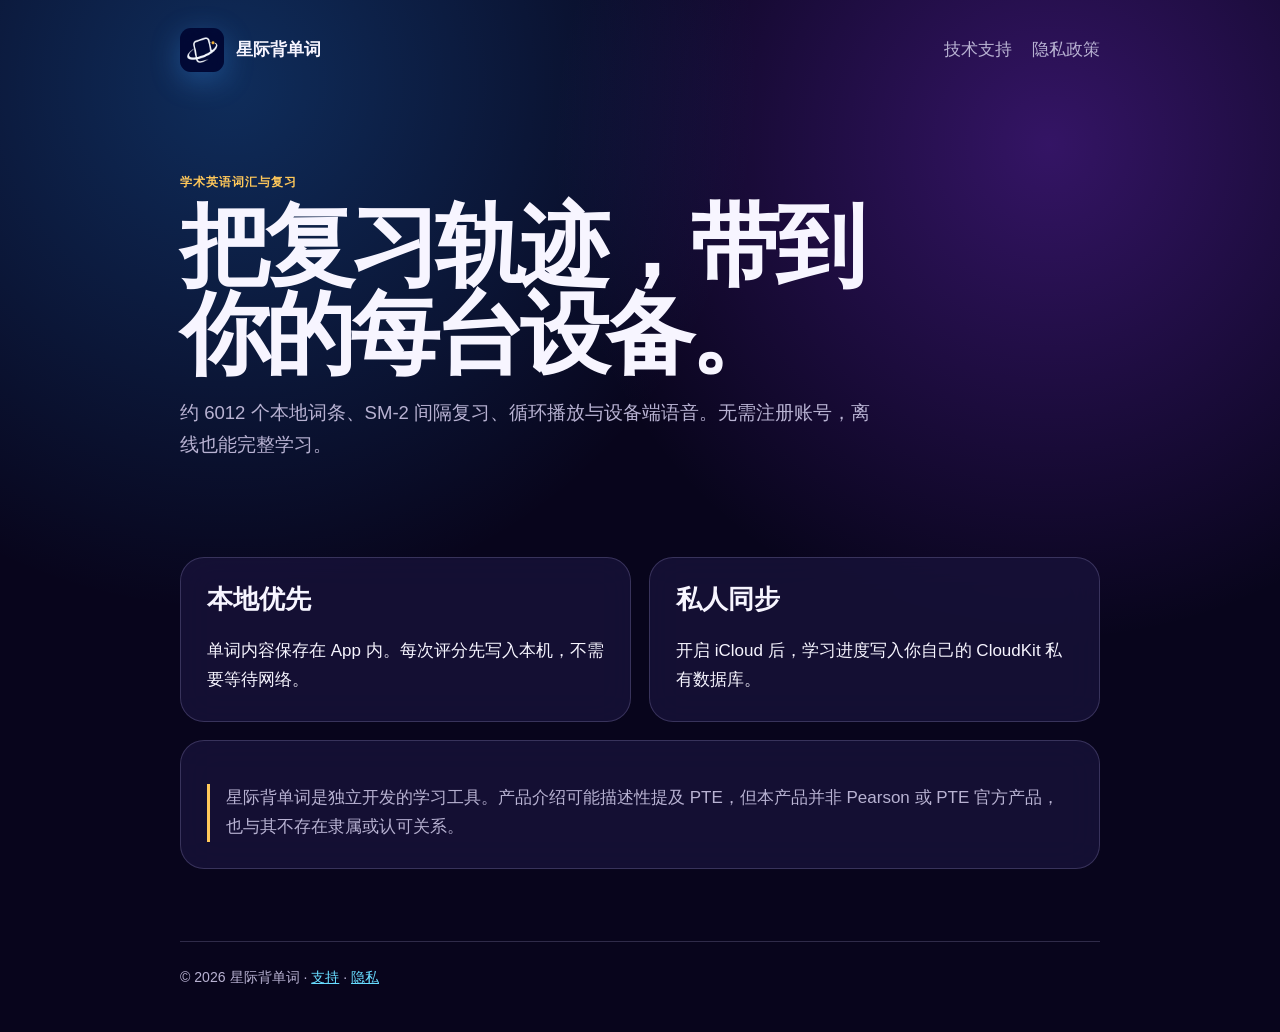
<file: index.html>
<!doctype html>
<html lang="zh-Hans">
<head>
  <meta charset="utf-8"><meta name="viewport" content="width=device-width,initial-scale=1">
  <title>星际背单词</title>
  <meta name="description" content="星际背单词：学术英语词汇与复习。离线可用，通过用户自己的 iCloud 同步进度。">
  <link rel="stylesheet" href="assets/site.css"><link rel="icon" href="assets/app-icon.png">
</head>
<body><div class="shell">
  <header><a class="brand" href="./"><img src="assets/app-icon.png" alt=""><span>星际背单词</span></a><nav><a href="support/">技术支持</a><a href="privacy/">隐私政策</a></nav></header>
  <main class="hero"><div class="eyebrow">学术英语词汇与复习</div><h1>把复习轨迹，带到你的每台设备。</h1><p class="lead">约 6012 个本地词条、SM-2 间隔复习、循环播放与设备端语音。无需注册账号，离线也能完整学习。</p></main>
  <section class="grid"><article class="card"><h2>本地优先</h2><p>单词内容保存在 App 内。每次评分先写入本机，不需要等待网络。</p></article><article class="card"><h2>私人同步</h2><p>开启 iCloud 后，学习进度写入你自己的 CloudKit 私有数据库。</p></article><article class="card wide"><p class="notice">星际背单词是独立开发的学习工具。产品介绍可能描述性提及 PTE，但本产品并非 Pearson 或 PTE 官方产品，也与其不存在隶属或认可关系。</p></article></section>
  <footer>© 2026 星际背单词 · <a href="support/">支持</a> · <a href="privacy/">隐私</a></footer>
</div></body></html>
</file>
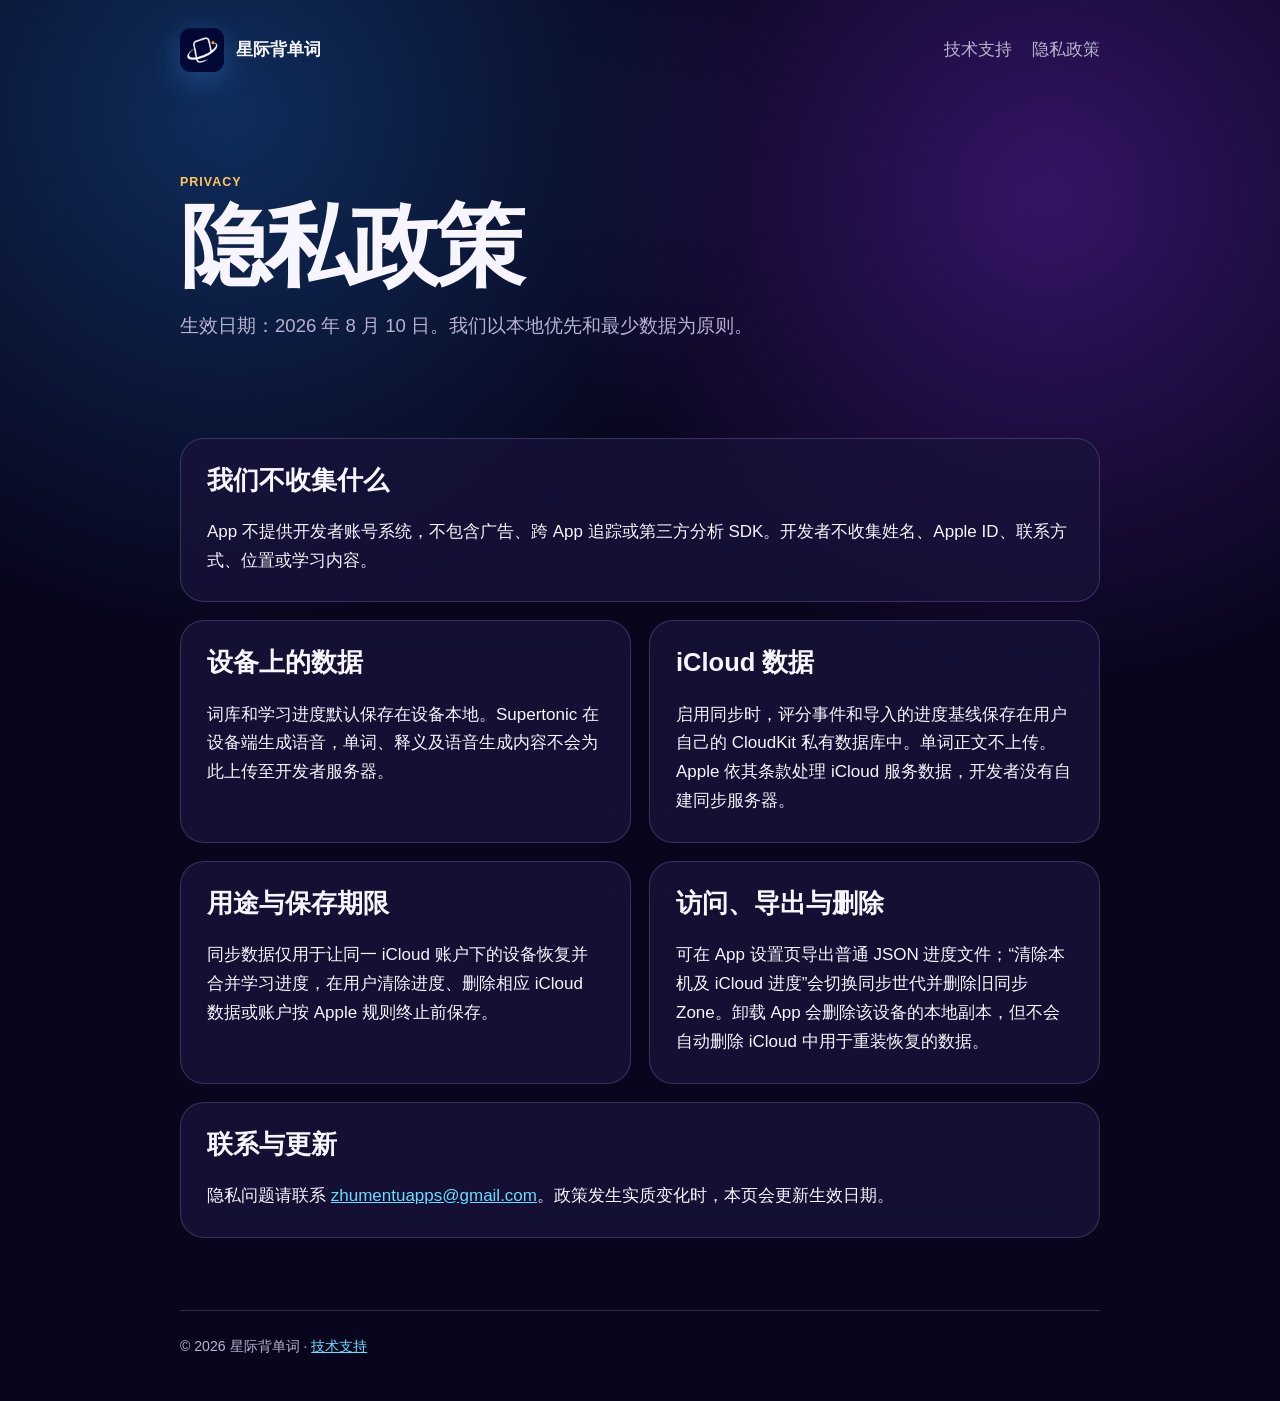
<file: privacy/index.html>
<!doctype html>
<html lang="zh-Hans"><head><meta charset="utf-8"><meta name="viewport" content="width=device-width,initial-scale=1"><title>隐私政策｜星际背单词</title><meta name="description" content="星际背单词隐私政策。"><link rel="stylesheet" href="../assets/site.css"><link rel="icon" href="../assets/app-icon.png"></head>
<body><div class="shell"><header><a class="brand" href="../"><img src="../assets/app-icon.png" alt=""><span>星际背单词</span></a><nav><a href="../support/">技术支持</a><a href="./">隐私政策</a></nav></header>
<main><section class="hero"><div class="eyebrow">Privacy</div><h1>隐私政策</h1><p class="lead">生效日期：2026 年 8 月 10 日。我们以本地优先和最少数据为原则。</p></section>
<section class="grid"><article class="card wide"><h2>我们不收集什么</h2><p>App 不提供开发者账号系统，不包含广告、跨 App 追踪或第三方分析 SDK。开发者不收集姓名、Apple ID、联系方式、位置或学习内容。</p></article>
<article class="card"><h2>设备上的数据</h2><p>词库和学习进度默认保存在设备本地。Supertonic 在设备端生成语音，单词、释义及语音生成内容不会为此上传至开发者服务器。</p></article>
<article class="card"><h2>iCloud 数据</h2><p>启用同步时，评分事件和导入的进度基线保存在用户自己的 CloudKit 私有数据库中。单词正文不上传。Apple 依其条款处理 iCloud 服务数据，开发者没有自建同步服务器。</p></article>
<article class="card"><h2>用途与保存期限</h2><p>同步数据仅用于让同一 iCloud 账户下的设备恢复并合并学习进度，在用户清除进度、删除相应 iCloud 数据或账户按 Apple 规则终止前保存。</p></article>
<article class="card"><h2>访问、导出与删除</h2><p>可在 App 设置页导出普通 JSON 进度文件；“清除本机及 iCloud 进度”会切换同步世代并删除旧同步 Zone。卸载 App 会删除该设备的本地副本，但不会自动删除 iCloud 中用于重装恢复的数据。</p></article>
<article class="card wide"><h2>联系与更新</h2><p>隐私问题请联系 <a href="mailto:zhumentuapps@gmail.com">zhumentuapps@gmail.com</a>。政策发生实质变化时，本页会更新生效日期。</p></article></section></main>
<footer>© 2026 星际背单词 · <a href="../support/">技术支持</a></footer></div></body></html>
</file>
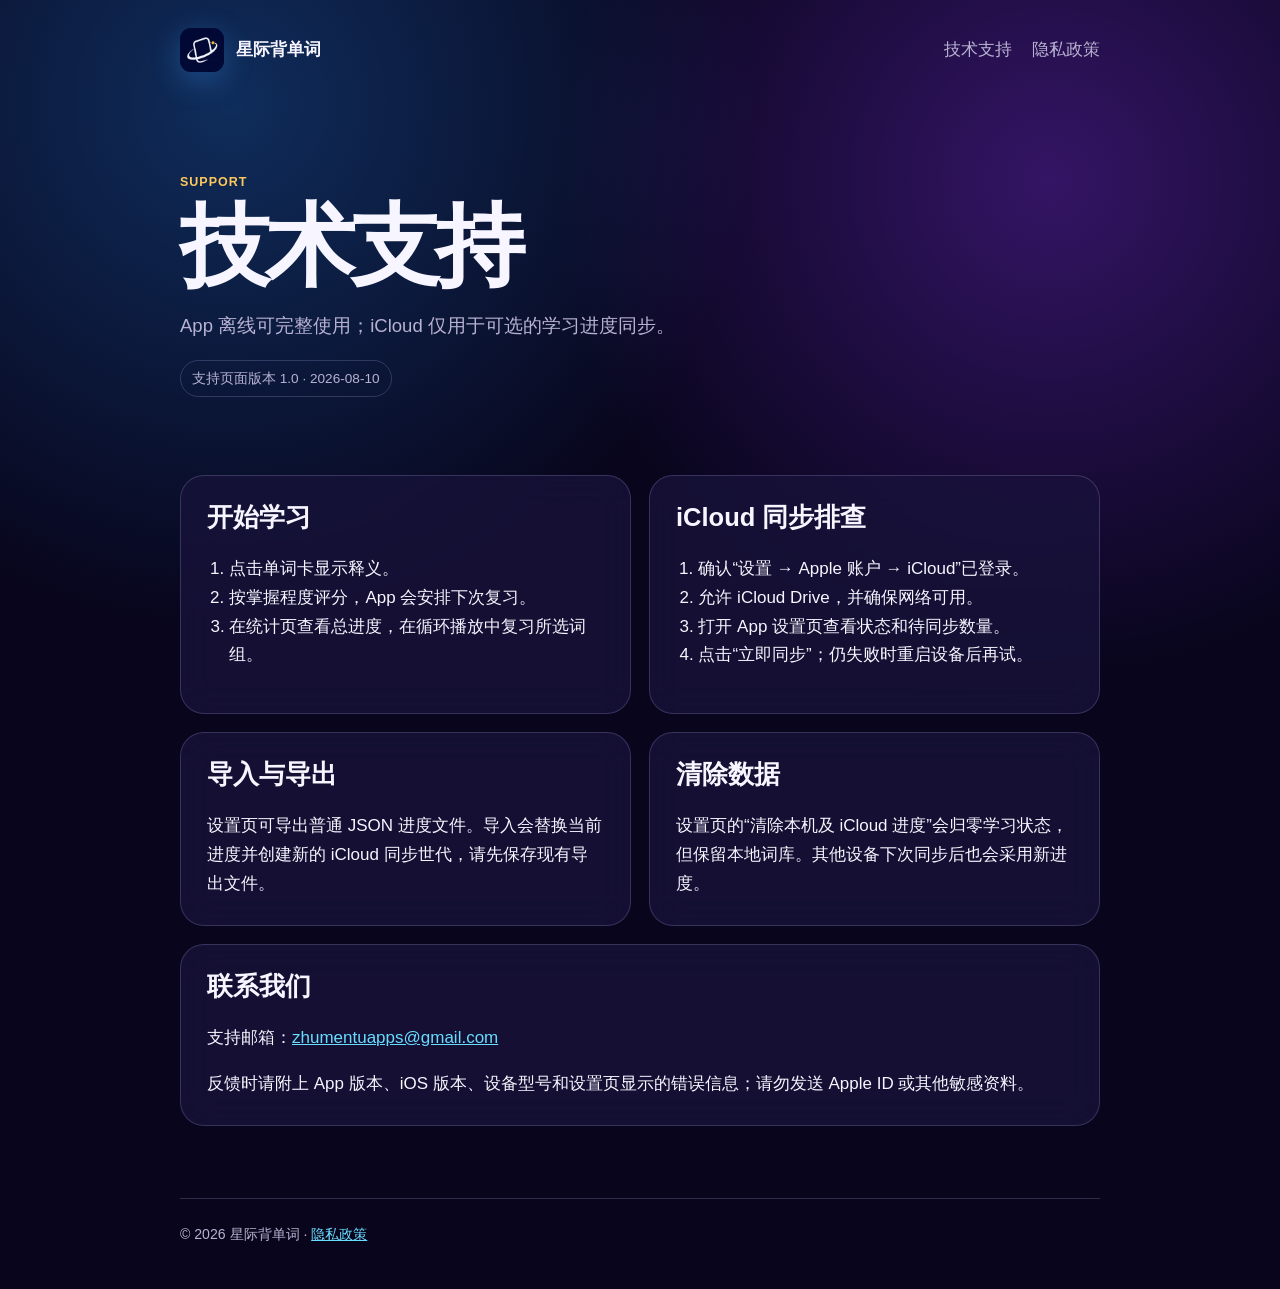
<file: support/index.html>
<!doctype html>
<html lang="zh-Hans"><head><meta charset="utf-8"><meta name="viewport" content="width=device-width,initial-scale=1"><title>技术支持｜星际背单词</title><meta name="description" content="星际背单词使用说明与 iCloud 同步故障处理。"><link rel="stylesheet" href="../assets/site.css"><link rel="icon" href="../assets/app-icon.png"></head>
<body><div class="shell"><header><a class="brand" href="../"><img src="../assets/app-icon.png" alt=""><span>星际背单词</span></a><nav><a href="./">技术支持</a><a href="../privacy/">隐私政策</a></nav></header>
<main><section class="hero"><div class="eyebrow">Support</div><h1>技术支持</h1><p class="lead">App 离线可完整使用；iCloud 仅用于可选的学习进度同步。</p><span class="meta">支持页面版本 1.0 · 2026-08-10</span></section>
<section class="grid"><article class="card"><h2>开始学习</h2><ol class="steps"><li>点击单词卡显示释义。</li><li>按掌握程度评分，App 会安排下次复习。</li><li>在统计页查看总进度，在循环播放中复习所选词组。</li></ol></article>
<article class="card"><h2>iCloud 同步排查</h2><ol class="steps"><li>确认“设置 → Apple 账户 → iCloud”已登录。</li><li>允许 iCloud Drive，并确保网络可用。</li><li>打开 App 设置页查看状态和待同步数量。</li><li>点击“立即同步”；仍失败时重启设备后再试。</li></ol></article>
<article class="card"><h2>导入与导出</h2><p>设置页可导出普通 JSON 进度文件。导入会替换当前进度并创建新的 iCloud 同步世代，请先保存现有导出文件。</p></article>
<article class="card"><h2>清除数据</h2><p>设置页的“清除本机及 iCloud 进度”会归零学习状态，但保留本地词库。其他设备下次同步后也会采用新进度。</p></article>
<article class="card wide"><h2>联系我们</h2><p>支持邮箱：<a href="mailto:zhumentuapps@gmail.com">zhumentuapps@gmail.com</a></p><p>反馈时请附上 App 版本、iOS 版本、设备型号和设置页显示的错误信息；请勿发送 Apple ID 或其他敏感资料。</p></article></section></main>
<footer>© 2026 星际背单词 · <a href="../privacy/">隐私政策</a></footer></div></body></html>
</file>
<file: assets/site.css>
:root {
  color-scheme: dark;
  --ink: #f7f5ff;
  --muted: #b8b2d2;
  --surface: rgba(25, 20, 60, .74);
  --line: rgba(202, 194, 255, .2);
  --accent: #68ddff;
  --gold: #ffc85a;
}

* { box-sizing: border-box; }
html { background: #08051c; }
body {
  margin: 0;
  min-height: 100vh;
  color: var(--ink);
  font: 17px/1.7 -apple-system, BlinkMacSystemFont, "SF Pro Text", "PingFang SC", sans-serif;
  background:
    radial-gradient(circle at 18% 8%, rgba(33, 148, 255, .28), transparent 33rem),
    radial-gradient(circle at 82% 14%, rgba(145, 53, 255, .32), transparent 31rem),
    #08051c;
}
a { color: var(--accent); }
.shell { width: min(920px, calc(100% - 36px)); margin: 0 auto; }
header { display: flex; align-items: center; justify-content: space-between; gap: 20px; padding: 28px 0; }
.brand { display: flex; align-items: center; gap: 12px; color: var(--ink); text-decoration: none; font-weight: 750; }
.brand img { width: 44px; height: 44px; border-radius: 11px; box-shadow: 0 8px 30px rgba(64, 159, 255, .32); }
nav { display: flex; gap: 20px; }
nav a { color: var(--muted); text-decoration: none; }
nav a:hover { color: var(--ink); }
.hero { padding: 72px 0 46px; }
.eyebrow { color: var(--gold); font-weight: 700; letter-spacing: .08em; text-transform: uppercase; font-size: .78rem; }
h1 { max-width: 760px; margin: 10px 0 18px; font-size: clamp(2.4rem, 7vw, 5.6rem); line-height: .98; letter-spacing: -.055em; }
.lead { max-width: 700px; color: var(--muted); font-size: 1.16rem; }
.grid { display: grid; grid-template-columns: repeat(2, minmax(0, 1fr)); gap: 18px; margin: 32px 0 72px; }
.card { padding: 26px; border: 1px solid var(--line); border-radius: 24px; background: var(--surface); backdrop-filter: blur(18px); }
.card h2, .card h3 { margin-top: 0; line-height: 1.25; }
.card p:last-child { margin-bottom: 0; }
.wide { grid-column: 1 / -1; }
.steps { padding-left: 1.4rem; }
.meta { display: inline-flex; gap: 8px; padding: 6px 11px; border: 1px solid var(--line); border-radius: 999px; color: var(--muted); font-size: .85rem; }
.notice { border-left: 3px solid var(--gold); padding-left: 16px; color: var(--muted); }
footer { border-top: 1px solid var(--line); padding: 24px 0 42px; color: var(--muted); font-size: .88rem; }
code { padding: .1em .35em; border: 1px solid var(--line); border-radius: 6px; }
@media (max-width: 660px) {
  header { align-items: flex-start; }
  nav { flex-direction: column; gap: 4px; text-align: right; }
  .hero { padding-top: 42px; }
  .grid { grid-template-columns: 1fr; }
  .wide { grid-column: auto; }
}
</file>
